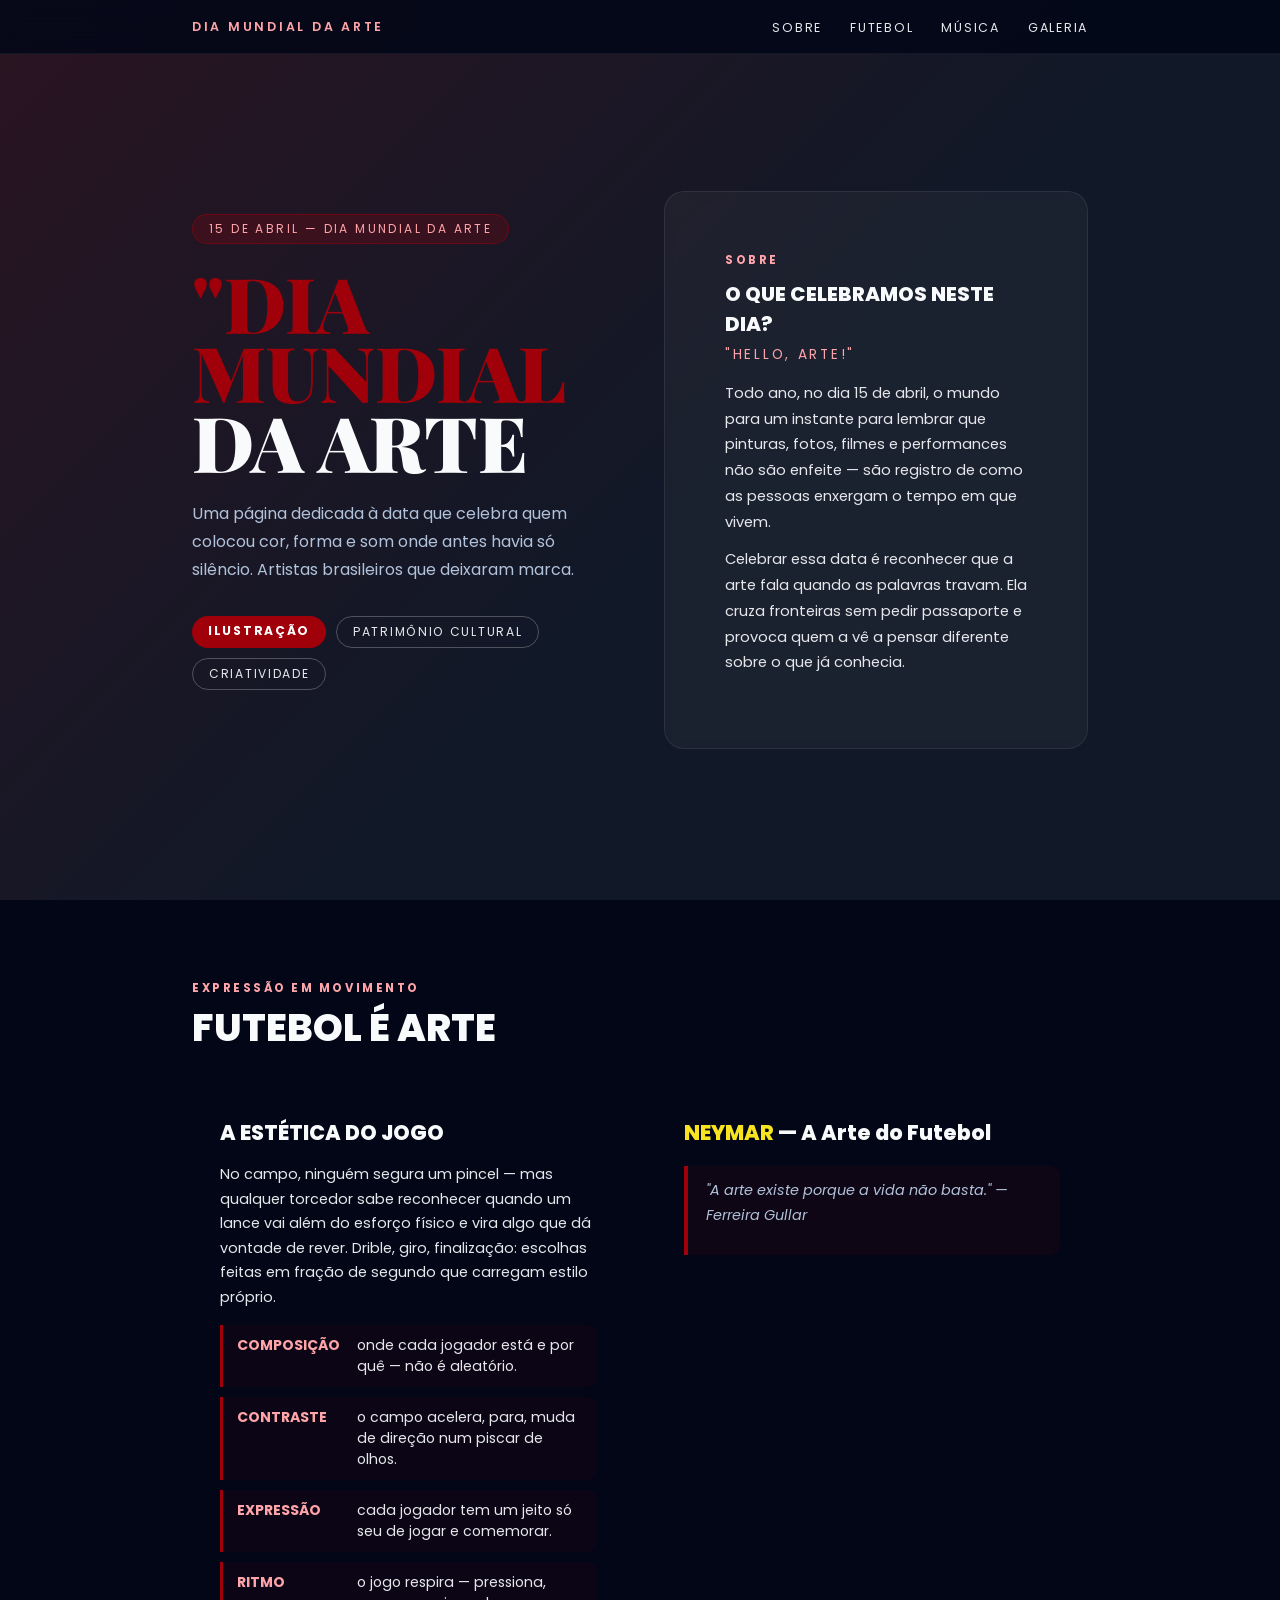
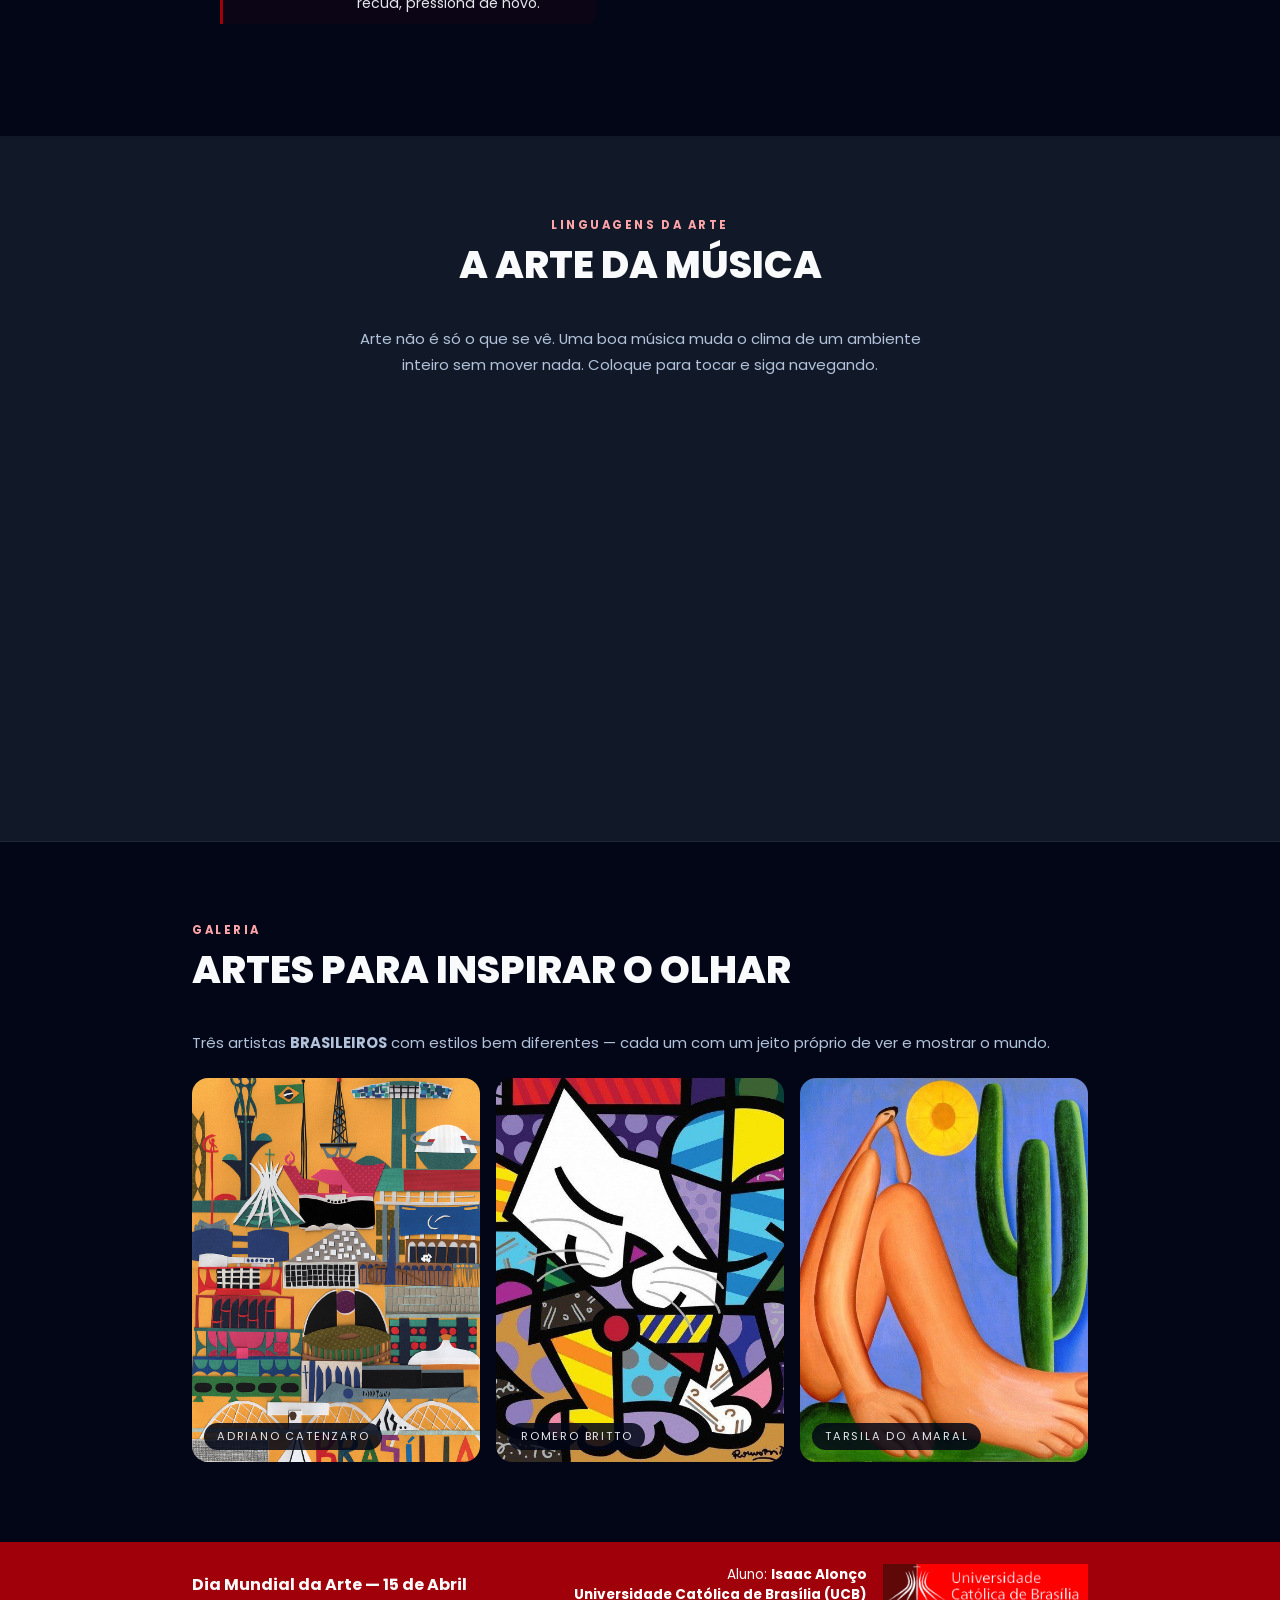
<file: index.html>
<!doctype html>
<html lang="pt-BR">
<head>
  <meta charset="UTF-8" />
  <title>Dia Mundial da Arte</title>
  <meta name="viewport" content="width=device-width, initial-scale=1.0" />
  <link rel="icon" type="image/x-icon" href="assets/neymar.ico" />
  <link rel="preconnect" href="https://fonts.googleapis.com" />
  <link rel="preconnect" href="https://fonts.gstatic.com" crossorigin />
  <link href="https://fonts.googleapis.com/css2?family=Poppins:wght@100;200;300;400;500;600;700;800;900&family=Playfair+Display:ital,wght@0,700;0,900;1,700&display=swap" rel="stylesheet" />
  <link href="https://unpkg.com/aos@2.3.4/dist/aos.css" rel="stylesheet">
  <link rel="stylesheet" href="style.css" />
</head>
<body>

  <!-- MENU -->
  <nav>
    <span class="titulo">Dia Mundial da Arte</span>
    <ul class="navbar">
      <li><a href="#sobre">Sobre</a></li>
      <li><a href="#futebol">Futebol</a></li>
      <li><a href="#musica">Música</a></li>
      <li><a href="#galeria">Galeria</a></li>
    </ul>
  </nav>

  <!-- BANNER PRINCIPAL -->
  <header class="banner" id="inicio">

    <div class="fundo-video">
      <iframe src="https://player.vimeo.com/video/1174229741?background=1&autoplay=1&loop=1&muted=1&title=0&byline=0&portrait=0"
        frameborder="0" allow="autoplay; fullscreen"></iframe>
    </div>

    <div class="lado-esquerdo">
      <div class="etiqueta-data" data-aos="fade-right">15 de Abril — Dia Mundial da Arte</div>

      <h1 class="titulo-principal" data-aos="fade-right" data-aos-delay="100">
        <span class="hero-quote">"</span>DIA<br>MUNDIAL<br><span class="texto-claro">DA ARTE</span>
      </h1>

      <p class="subtitulo" data-aos="fade-right" data-aos-delay="200">
        Uma página dedicada à data que celebra quem colocou cor, forma e som
        onde antes havia só silêncio. Artistas brasileiros que deixaram marca.
      </p>

      <div class="grupo-tags" data-aos="fade-up" data-aos-delay="300">
        <span class="etiqueta etiqueta-vermelha">Ilustração</span>
        <span class="etiqueta etiqueta-contorno">Patrimônio Cultural</span>
        <span class="etiqueta etiqueta-contorno">Criatividade</span>
      </div>
    </div>

    <div class="lado-direito" id="sobre">
      <div class="caixa-sobre" data-aos="fade-left" data-aos-delay="300">
        <span class="texto-secao">Sobre</span>
        <h2>O QUE CELEBRAMOS NESTE DIA?</h2>
        <span class="saudacao">"Hello, Arte!"</span>
        <p>
          Todo ano, no dia 15 de abril, o mundo para um instante para lembrar
          que pinturas, fotos, filmes e performances não são enfeite — são registro
          de como as pessoas enxergam o tempo em que vivem.
        </p>
        <p>
          Celebrar essa data é reconhecer que a arte fala quando as palavras
          travam. Ela cruza fronteiras sem pedir passaporte e provoca quem
          a vê a pensar diferente sobre o que já conhecia.
        </p>
      </div>
    </div>

  </header>

  <!-- FUTEBOL É ARTE -->
  <section class="bloco bloco-escuro" id="futebol">
    <div class="cabecalho-bloco" data-aos="fade-right">
      <span class="texto-secao">Expressão em Movimento</span>
      <h2>FUTEBOL É ARTE</h2>
    </div>

    <div class="colunas-futebol">

      <div data-aos="fade-right" data-aos-delay="100">
        <div class="cartao">
          <h3>A ESTÉTICA DO JOGO</h3>
          <p>
            No campo, ninguém segura um pincel — mas qualquer torcedor sabe
            reconhecer quando um lance vai além do esforço físico e vira algo
            que dá vontade de rever. Drible, giro, finalização: escolhas feitas
            em fração de segundo que carregam estilo próprio.
          </p>
          <ul class="lista-arte">
            <li><strong>COMPOSIÇÃO</strong> onde cada jogador está e por quê — não é aleatório.</li>
            <li><strong>CONTRASTE</strong> o campo acelera, para, muda de direção num piscar de olhos.</li>
            <li><strong>EXPRESSÃO</strong> cada jogador tem um jeito só seu de jogar e comemorar.</li>
            <li><strong>RITMO</strong> o jogo respira — pressiona, recua, pressiona de novo.</li>
          </ul>
        </div>
      </div>

      <div data-aos="fade-left" data-aos-delay="200">
        <div class="cartao">
          <h3><span class="destaque">NEYMAR</span> — A Arte do Futebol</h3>
          <div class="bloco-citacao">
            <p>"A arte existe porque a vida não basta." — Ferreira Gullar</p>
          </div>
          <div class="caixa-video">
            <iframe
              src="https://player.vimeo.com/video/1173020487?badge=0&autopause=0&player_id=0&app_id=58479"
              frameborder="0"
              allow="autoplay; fullscreen; picture-in-picture; clipboard-write;"
              referrerpolicy="strict-origin-when-cross-origin"
              title="Neymar_Hyll">
            </iframe>
          </div>
        </div>
      </div>

    </div>
  </section>

  <!-- MÚSICA -->
  <section class="bloco bloco-azul" id="musica">
    <div class="cabecalho-bloco centralizado" data-aos="fade-up">
      <span class="texto-secao">Linguagens da Arte</span>
      <h2>A ARTE DA MÚSICA</h2>
    </div>

    <p class="texto-musica" data-aos="fade-up" data-aos-delay="100">
      Arte não é só o que se vê. Uma boa música muda o clima de um ambiente
      inteiro sem mover nada. Coloque para tocar e siga navegando.
    </p>

    <div class="caixa-spotify" data-aos="fade-up" data-aos-delay="200">
      <iframe style="border-radius:14px"
        src="https://open.spotify.com/embed/track/0jAbBolC53vVe33ouZ7D4a"
        width="100%" height="352" frameborder="0"
        allow="autoplay; clipboard-write; encrypted-media; fullscreen; picture-in-picture;"
        loading="lazy">
      </iframe>
    </div>
  </section>

  <!-- GALERIA -->
  <section class="bloco bloco-escuro" id="galeria">
    <div class="cabecalho-bloco" data-aos="fade-right">
      <span class="texto-secao">Galeria</span>
      <h2>ARTES PARA INSPIRAR O OLHAR</h2>
    </div>

    <p class="texto-galeria" data-aos="fade-right" data-aos-delay="100">
      Três artistas <strong>BRASILEIROS</strong> com estilos bem diferentes — cada um com um jeito próprio de ver e mostrar o mundo.
    </p>

    <div class="grade-fotos">

      <div class="foto-arte" data-aos="fade-up" data-aos-delay="200">
        <a href="https://www.catenzaro.com.br/capitais-brasileiras-1/filter/colagem/Brasilia" target="_blank">
          <img src="assets/Adriano_Catenzaro.jpg" alt="Obra de Adriano Catenzaro" />
        </a>
        <span class="nome-artista">Adriano Catenzaro</span>
      </div>

      <div class="foto-arte" data-aos="fade-up" data-aos-delay="350">
        <a href="https://britto.com/" target="_blank">
          <img src="assets/Romero_Brito.jpg" alt="Obra de Romero Britto" />
        </a>
        <span class="nome-artista">Romero Britto</span>
      </div>

      <div class="foto-arte" data-aos="fade-up" data-aos-delay="500">
        <a href="https://www.tarsiladoamaral.com.br/" target="_blank">
          <img src="assets/Tarsila_Amaral.jpg" alt="Obra de Tarsila do Amaral" />
        </a>
        <span class="nome-artista">Tarsila do Amaral</span>
      </div>

    </div>
  </section>

  <!-- RODAPÉ -->
  <footer>
    <div class="footer-esquerda">
      <span class="footer-titulo">Dia Mundial da Arte — 15 de Abril</span>
    </div>
    <div class="footer-direita">
      <div class="footer-info">
        <span>Aluno: <strong>Isaac Alonço</strong></span>
        <span><strong>Universidade Católica de Brasília (UCB)</strong></span>
      </div>
      <img class="logo-footer" src="assets/Logo_UCB.png" alt="Logotipo da UCB" />
    </div>
  </footer>

  <script src="https://unpkg.com/aos@2.3.4/dist/aos.js"></script>
  <script src="script.js"></script>
</body>
</html>
</file>
<file: style.css>
/* reset basico */
*, *::before, *::after {
  box-sizing: border-box;
  margin: 0;
  padding: 0;
}

html { scroll-behavior: smooth; }

body {
  font-family: "Poppins", sans-serif;
  background: #020617;
  color: #f9fafb;
  min-height: 100vh;
  overflow-x: hidden;
}

/* menu topo */
nav {
  position: fixed;
  top: 0; left: 0; right: 0;
  z-index: 100;
  display: flex;
  justify-content: space-between;
  align-items: center;
  padding: 14px clamp(32px, 15%, 200px);
  background: rgba(2, 6, 23, 0.85);
  backdrop-filter: blur(12px);
  border-bottom: 1px solid rgba(255, 255, 255, 0.06);
}

.titulo {
  font-size: 0.78rem;
  text-transform: uppercase;
  letter-spacing: 0.22em;
  color: #ffa4a8;
  font-weight: 600;
}

.navbar {
  display: flex;
  gap: 28px;
  list-style: none;
}

.navbar a {
  font-size: 0.78rem;
  text-transform: uppercase;
  letter-spacing: 0.14em;
  color: #e5e7eb;
  text-decoration: none;
  transition: color 0.2s;
}

.navbar a:hover { color: #ffa4a8; }

/* banner principal */
.banner {
  position: relative;
  min-height: 100vh;
  display: grid;
  grid-template-columns: 1fr 1fr;
  align-items: center;
  padding: 100px clamp(32px, 15%, 200px) 60px;
  background: #111827;
  overflow: hidden;
  gap: 48px;
}

.banner::before {
  content: '';
  position: absolute;
  inset: 0;
  background: linear-gradient(135deg, rgba(159, 0, 9, 0.18) 0%, transparent 55%);
  pointer-events: none;
}

.fundo-video {
  position: absolute;
  inset: 0;
  overflow: hidden;
  z-index: 0;
}

.fundo-video iframe {
  position: absolute;
  top: 50%; left: 50%;
  width: 177.78vh;
  height: 100vh;
  transform: translate(-50%, -50%);
  opacity: 0.08;
  pointer-events: none;
}

@media (min-aspect-ratio: 16/9) {
  .fundo-video iframe {
    width: 100vw;
    height: 56.25vw;
  }
}

.lado-esquerdo { position: relative; z-index: 1; }
.lado-direito  { position: relative; z-index: 1; }

.etiqueta-data {
  display: inline-block;
  padding: 5px 16px;
  border-radius: 999px;
  background: rgba(159, 0, 9, 0.22);
  border: 1px solid rgba(159, 0, 9, 0.5);
  color: #ffa4a8;
  font-size: 0.75rem;
  text-transform: uppercase;
  letter-spacing: 0.2em;
  margin-bottom: 24px;
}

.titulo-principal {
  font-family: 'Playfair Display', serif;
  font-size: clamp(3rem, 6vw, 5.5rem);
  font-weight: 900;
  line-height: 0.9;
  color: #9f0009;
  margin-bottom: 24px;
}

.titulo-principal .texto-claro { color: #f9fafb; }

.subtitulo {
  font-size: 1rem;
  color: #b1c2da;
  line-height: 1.75;
  max-width: 440px;
  margin-bottom: 32px;
}

.grupo-tags {
  display: flex;
  flex-wrap: wrap;
  gap: 10px;
  margin-bottom: 36px;
}

.etiqueta {
  padding: 6px 16px;
  border-radius: 999px;
  font-size: 0.76rem;
  text-transform: uppercase;
  letter-spacing: 0.14em;
}

.etiqueta-vermelha { background: #9f0009; color: #fff; font-weight: 700; }
.etiqueta-contorno { border: 1px solid rgba(255, 255, 255, 0.25); color: #e5e7eb; }

.caixa-sobre {
  background: rgba(255, 255, 255, 0.04);
  border: 1px solid rgba(255, 255, 255, 0.08);
  border-radius: 20px;
  padding: 60px;
  backdrop-filter: blur(4px);
}

.texto-secao {
  font-size: 0.72rem;
  text-transform: uppercase;
  letter-spacing: 0.22em;
  color: #ffa4a8;
  font-weight: 700;
  margin-bottom: 10px;
  display: block;
}

.caixa-sobre h2 {
  font-size: 1.25rem;
  font-weight: 800;
  margin-bottom: 6px;
}

.saudacao {
  font-size: 0.85rem;
  color: #ffa4a8;
  text-transform: uppercase;
  letter-spacing: 0.2em;
  margin-bottom: 16px;
  display: block;
}

.caixa-sobre p {
  font-size: 0.92rem;
  color: #e5e7eb;
  line-height: 1.75;
  margin-bottom: 12px;
}

/* secoes */
.bloco {
  padding: 80px clamp(32px, 15%, 200px);
  border-bottom: 1px solid rgba(148, 163, 184, 0.1);
}

.bloco:last-of-type { border-bottom: none; }

.bloco-escuro { background: #020617; }
.bloco-azul   { background: #111827; }

.cabecalho-bloco { margin-bottom: 40px; }
.cabecalho-bloco.centralizado { text-align: center; }

.cabecalho-bloco h2 {
  font-size: clamp(1.6rem, 3vw, 2.4rem);
  font-weight: 800;
  line-height: 1.1;
  margin-top: 6px;
}

.colunas-futebol {
  display: grid;
  grid-template-columns: 1fr 1fr;
  gap: 32px;
  align-items: start;
}

.cartao {
  border-radius: 16px;
  padding: 28px 28px 32px;
}

.cartao h3 {
  font-size: 1.3rem;
  font-weight: 800;
  margin-bottom: 14px;
  color: #f9fafb;
}

.cartao .destaque { color: #f8e320; }

.cartao p {
  font-size: 0.9rem;
  color: #e5e7eb;
  line-height: 1.7;
  margin-bottom: 16px;
}

.lista-arte {
  list-style: none;
  display: flex;
  flex-direction: column;
  gap: 10px;
}

.lista-arte li {
  display: flex;
  gap: 10px;
  font-size: 0.88rem;
  color: #e5e7eb;
  padding: 10px 14px;
  background: rgba(159, 0, 9, 0.07);
  border-left: 3px solid #9f0009;
  border-radius: 0 8px 8px 0;
}

.lista-arte li strong {
  color: #ffa4a8;
  min-width: 110px;
  font-weight: 700;
}

.bloco-citacao {
  border-left: 4px solid #9f0009;
  padding: 12px 18px;
  margin: 18px 0;
  background: rgba(159, 0, 9, 0.08);
  border-radius: 0 10px 10px 0;
}

.bloco-citacao p {
  font-size: 0.9rem;
  color: #b1c2da;
  font-style: italic;
}

.caixa-video {
  margin-top: 20px;
  padding-top: 56.25%;
  position: relative;
  border-radius: 12px;
  overflow: hidden;
}

.caixa-video iframe {
  position: absolute;
  inset: 0;
  width: 100%;
  height: 100%;
}

.texto-musica {
  font-size: 0.93rem;
  color: #b1c2da;
  line-height: 1.75;
  text-align: center;
  max-width: 600px;
  margin: 0 auto 24px;
}

.caixa-spotify {
  max-width: 640px;
  margin: 0 auto;
}

.texto-galeria {
  font-size: 0.93rem;
  color: #b1c2da;
  margin-bottom: 24px;
}

.grade-fotos {
  display: grid;
  grid-template-columns: repeat(3, 1fr);
  gap: 16px;
}

.foto-arte {
  border-radius: 16px;
  overflow: hidden;
  position: relative;
  aspect-ratio: 3/4;
  background: #111827;
  cursor: pointer;
}

.foto-arte img {
  width: 100%;
  height: 100%;
  object-fit: cover;
  transition: transform 0.5s ease;
  display: block;
}

.foto-arte:hover img { transform: scale(1.06); }

.foto-arte a {
  display: block;
  width: 100%;
  height: 100%;
}

.nome-artista {
  position: absolute;
  left: 12px;
  bottom: 12px;
  padding: 5px 13px;
  border-radius: 999px;
  background: rgba(2, 6, 23, 0.85);
  font-size: 0.7rem;
  text-transform: uppercase;
  letter-spacing: 0.16em;
  color: #e5e7eb;
}

/* FOOTER */
footer {
  background: #9f0009;
  padding: 22px clamp(32px, 15%, 200px);
  display: flex;
  justify-content: space-between;
  align-items: center;
  flex-wrap: wrap;
  gap: 16px;
}

.footer-esquerda { display: flex; flex-direction: column; }

.footer-titulo { font-size: 1rem; font-weight: 700; }

.footer-direita {
  display: flex;
  align-items: center;
  gap: 16px;
}

.footer-info {
  display: flex;
  flex-direction: column;
  align-items: flex-end;
  font-size: 0.85rem;
}

.footer-info strong { color: #fff; }

.logo-footer { height: 42px; width: auto; }

/* responsivo */
@media (max-width: 960px) {
  .banner          { grid-template-columns: 1fr; padding-top: 90px; }
  .colunas-futebol { grid-template-columns: 1fr; }
  .grade-fotos     { grid-template-columns: repeat(2, 1fr); }
  footer           { flex-direction: column; align-items: flex-start; }
  .footer-info     { align-items: flex-start; }
}

@media (max-width: 600px) {
  .titulo-principal { font-size: 2.6rem; }
  .grade-fotos      { grid-template-columns: 1fr; }
  .lista-menu       { display: none; }
}
</file>
